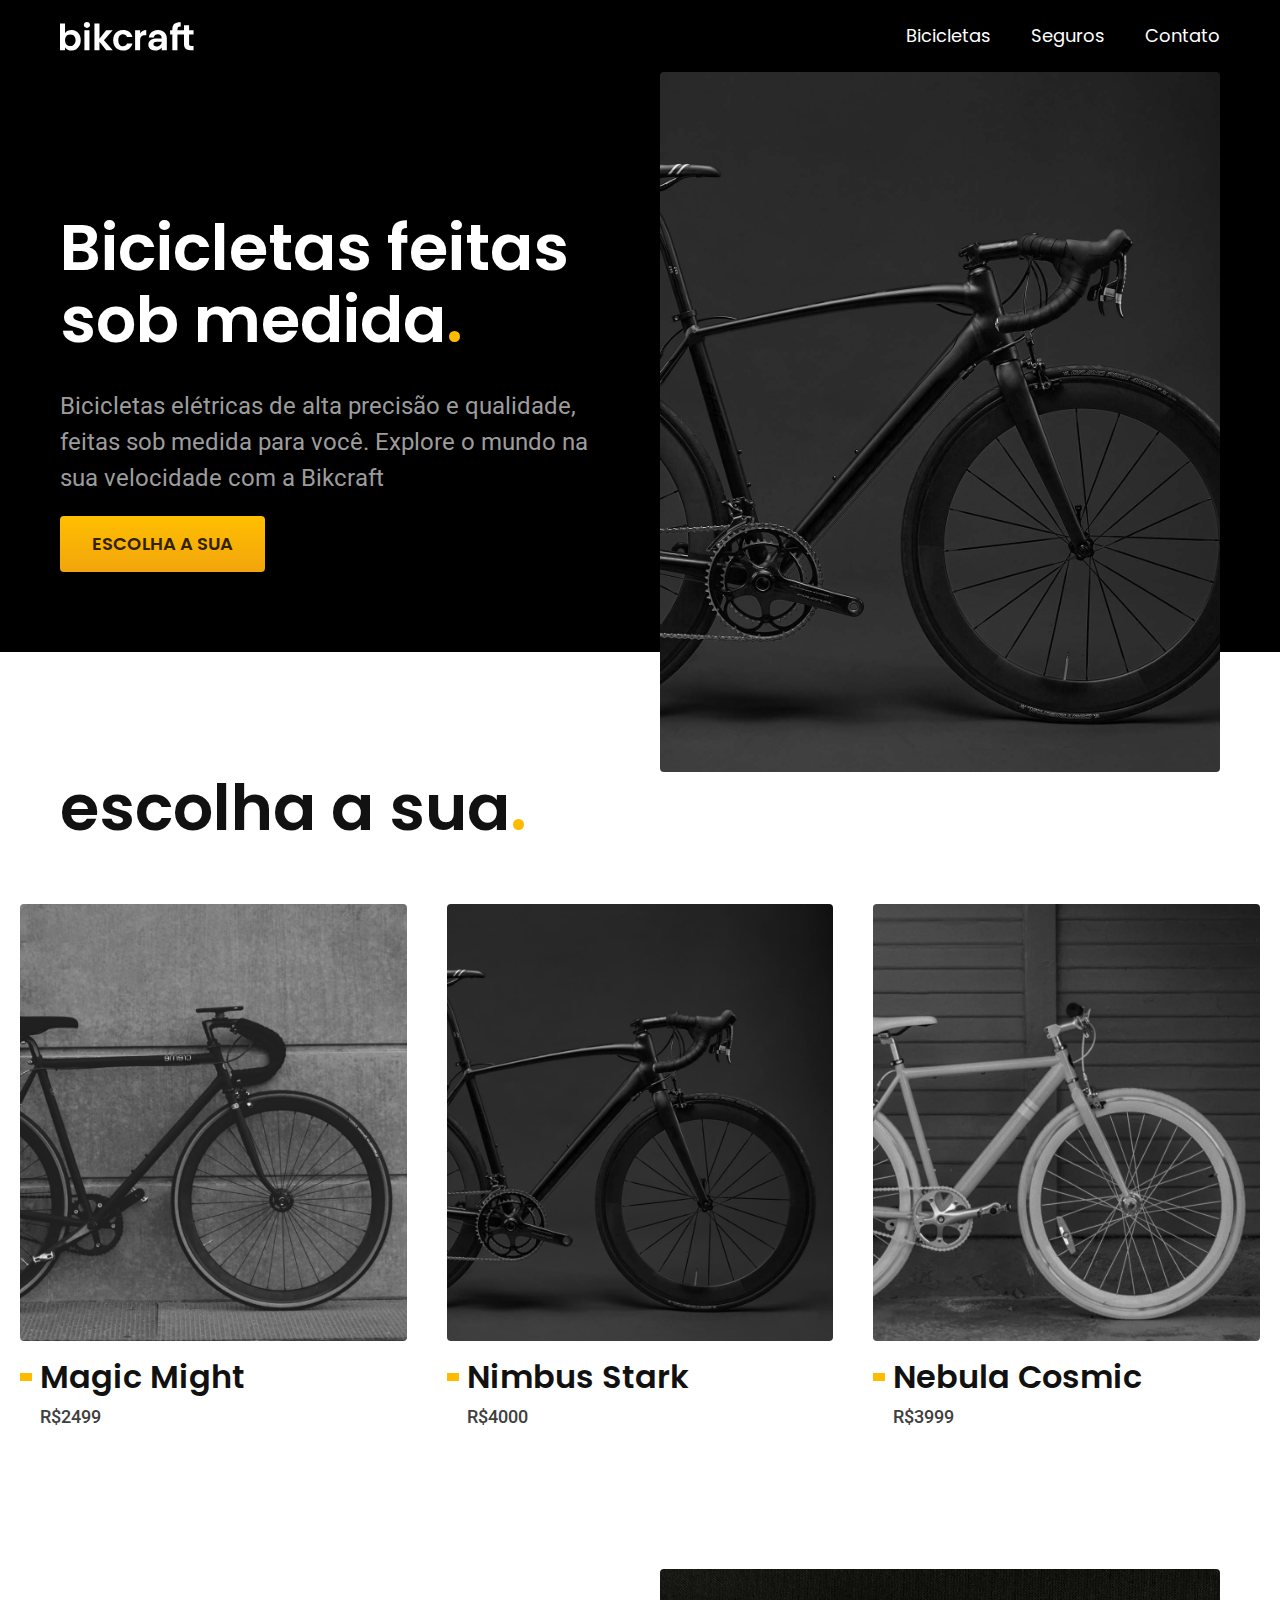
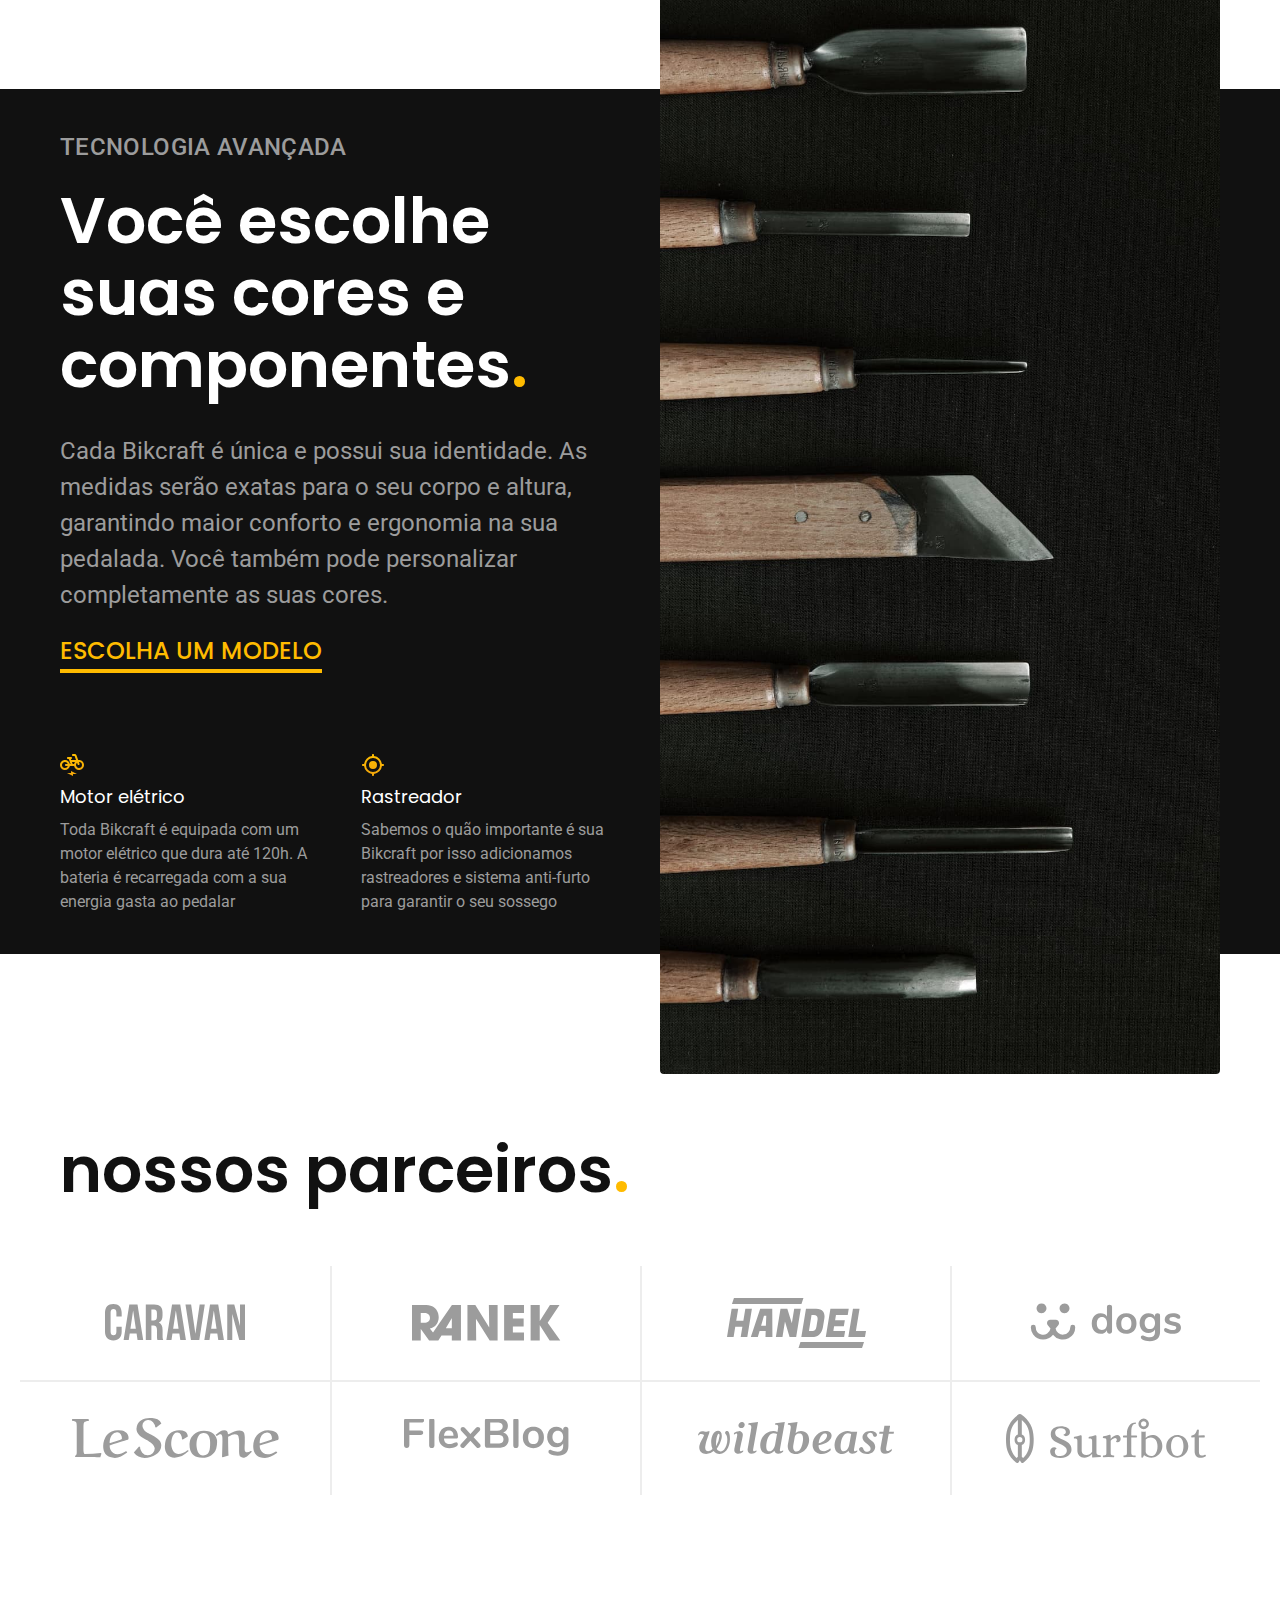
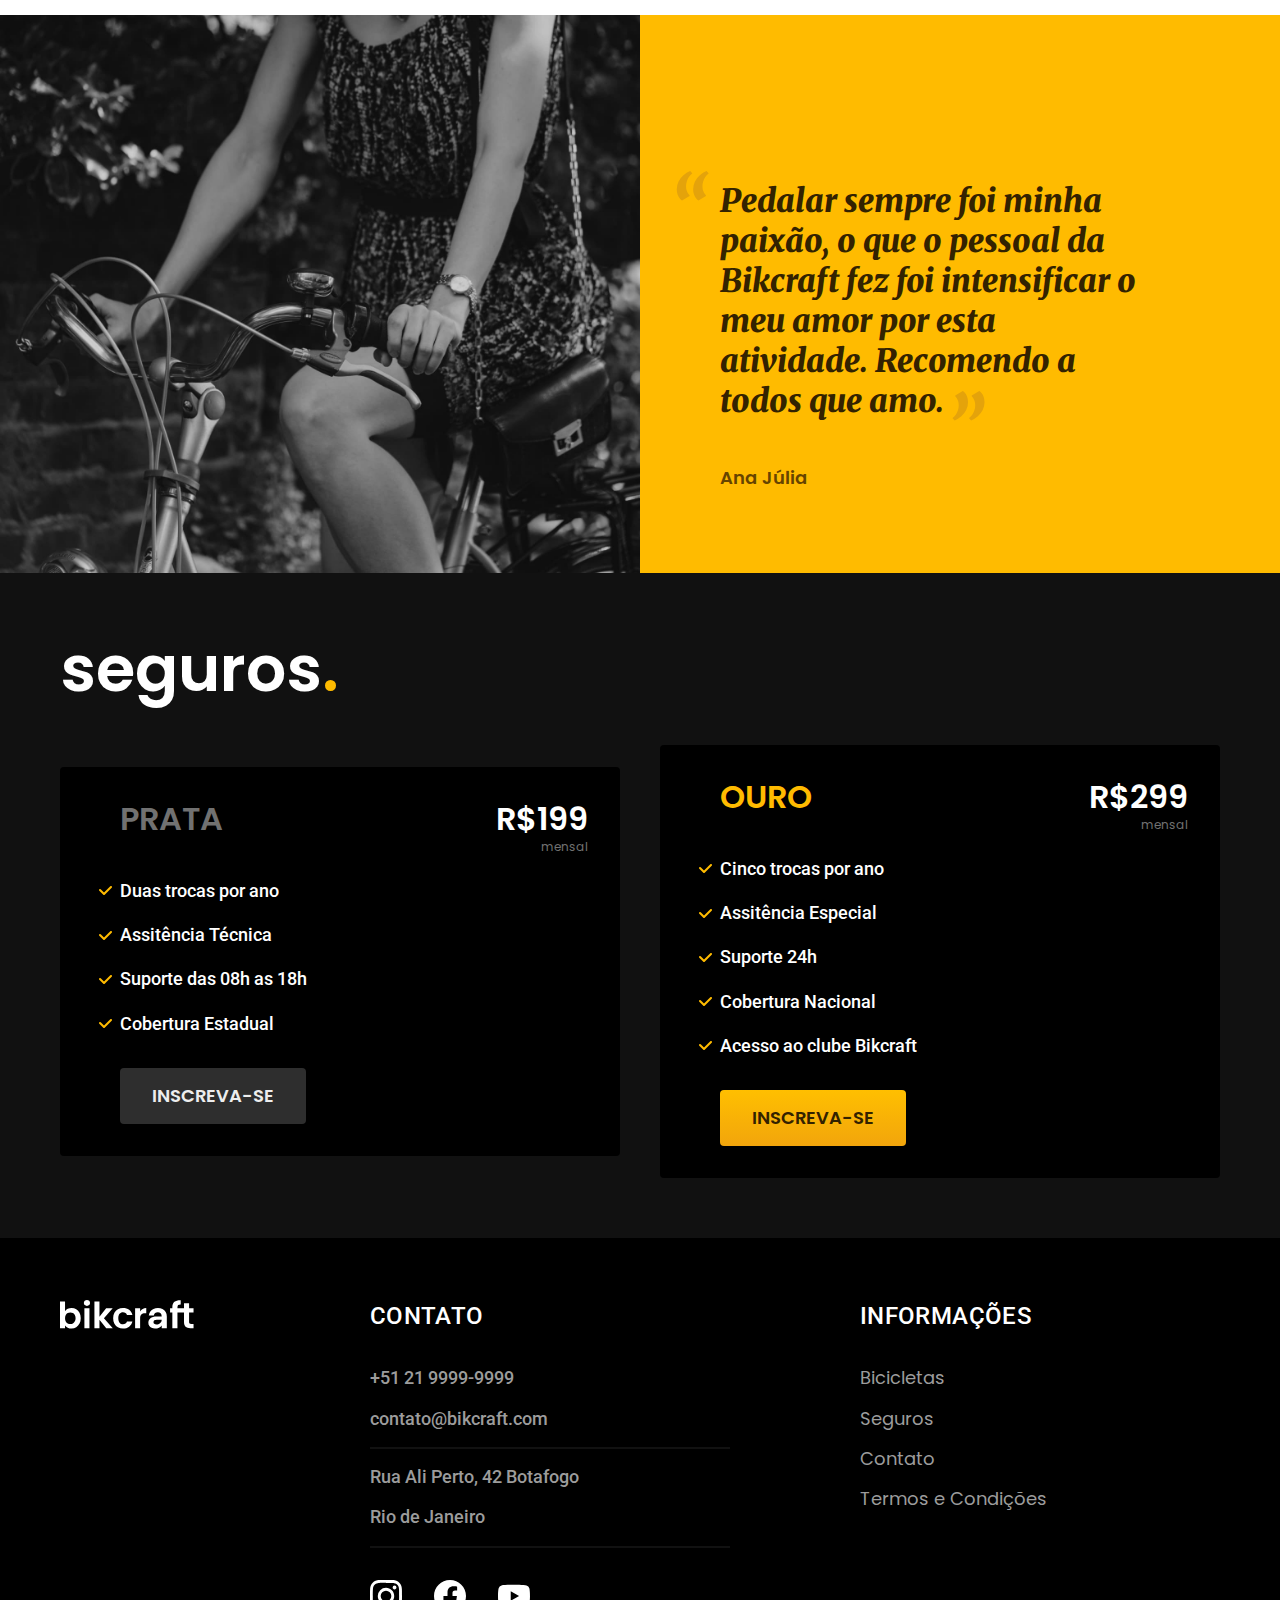
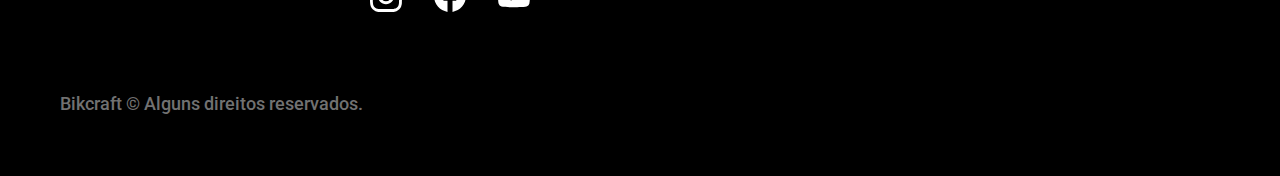
<file: index.html>
<!DOCTYPE html>
<html lang="pt-br">

<head>
    <meta charset="UTF-8">
    <meta name="viewport" content="width=device-width, initial-scale=1.0">
    <meta name="description" content="Termos e Condições">
    <title>Termos e Condições | Bikcraft</title>
    <link rel="stylesheet" href="/css/style.css">
    <link rel="preconnect" href="https://fonts.googleapis.com">
    <link rel="preconnect" href="https://fonts.gstatic.com" crossorigin>
    <link href="https://fonts.googleapis.com/css2?family=Poppins:wght@400;600&family=Roboto:wght@400;500&display=swap"
        rel="stylesheet">
    <link
        href="https://fonts.googleapis.com/css2?family=Merriweather:ital,wght@1,900&family=Poppins:wght@400;600&family=Roboto:wght@400;500&display=swap"
        rel="stylesheet">
</head>

<body>
    <header class="header-bg">
        <div class="header container">
            <a href="./">
                <img src="./img/bikcraft.svg" alt="Bikcraft" aria-label="Bikcraft">
            </a>
            <nav aria-label="primaria">
                <ul class="header-menu font-1-m cor-0 ">
                    <li><a href="./bicicletas.html">Bicicletas</a></li>
                    <li><a href="./seguros.html">Seguros</a></li>
                    <li><a href="./contato.html">Contato</a></li>
                </ul>
            </nav>
        </div>
    </header>
    <main class="introducao-bg">
        <div class="introducao container">
            <div class=" introducao-conteudo">
                <h1 class="font-1-xxl cor-0">Bicicletas feitas sob medida<span class="cor-p1">.</span></h1>
                <p class="font-2-l cor-5">Bicicletas elétricas de alta precisão e qualidade, feitas sob medida
                    para você.
                    Explore o mundo na
                    sua
                    velocidade com a Bikcraft</p>
                <a class="botao" href="./bicicletas">Escolha a sua</a>
            </div>
            <div>
                <img src="./img/fotos/introducao.jpg" alt="Bicicleta elétrica preta">
            </div>
        </div>
    </main>
    <h2 class="container font-1-xxl">escolha a sua<span class="cor-p1">.</span></h2>
    <article class="bicicletas-lista">
        <ul>
            <li>
                <a href="./bicicletas/magic.html">
                    <img src="./img/bicicletas/magic-home.jpg" alt="Bicicleta Preta">
                    <h3 class="font-1-xl">Magic Might</h3>
                    <span class="font-2-m cor-8">R$2499</span>
                </a>
            </li>
            <li>
                <a href="./bicicletas/nimbus.html">
                    <img src="./img/bicicletas/nimbus-home.jpg" alt="Nimbus Stark">
                    <h3 class="font-1-xl">Nimbus Stark</h3>
                    <span class="font-2-m cor-8">R$4000</span>
                </a>
            </li>
            <li>
                <a href="./bicicletas/nebula.html">
                    <img src="./img/bicicletas/nebula-home.jpg" alt="Nebula Cosmic">
                    <h3 class="font-1-xl">Nebula Cosmic</h3>
                    <span class="font-2-m cor-8">R$3999</span>
                </a>
            </li>
        </ul>
    </article>

    <article class="tecnologia-bg">
        <div class="tecnologia container">
            <div class="tecnologia-conteudo">
                <span class="font-2-l-b cor-5">Tecnologia Avançada</span>
                <h2 class="font-1-xxl cor-0">Você escolhe suas cores e componentes<span class="cor-p1">.</span></h2>
                <p class="font-2-l cor-5">Cada Bikcraft é única e possui sua identidade. As medidas serão exatas para o
                    seu
                    corpo e altura,
                    garantindo maior conforto e ergonomia na sua pedalada. Você também pode personalizar completamente
                    as suas cores.</p>
                <a class="link" href="./bicicletas.html">Escolha um modelo</a>
                <div class="tecnologia-vantagens">
                    <div>
                        <img src="./img/icones/eletrica.svg" alt="">
                        <h3 class="font-1-m cor-0">Motor elétrico</h3>
                        <p class="font-2-s cor-5">Toda Bikcraft é equipada com um motor elétrico que dura até 120h. A
                            bateria é recarregada com a
                            sua energia gasta ao pedalar</p>
                    </div>

                    <div>
                        <img src="./img/icones/rastreador.svg" alt="">
                        <h3 class="font-1-m cor-0">Rastreador</h3>
                        <p class="font-2-s cor-5">Sabemos o quão importante é sua Bikcraft por isso adicionamos
                            rastreadores
                            e sistema anti-furto para garantir o seu sossego</p>
                    </div>
                </div>
            </div>
            <div class="tecnologia-imagem">
                <img src="./img/fotos/tecnologia.jpg" alt="">
            </div>
        </div>
    </article>

    <section class="parceiros" arial-label="Nossos parceiros">
        <h2 class="container font-1-xxl">nossos parceiros<span class="cor-p1">.</span></h2>
        <ul>
            <li><img src="./img/parceiros/caravan.svg" alt="Caravan"></li>
            <li><img src="./img/parceiros/ranek.svg" alt="ranek"></li>
            <li><img src="./img/parceiros/handel.svg" alt="handel"></li>
            <li><img src="./img/parceiros/dogs.svg" alt="dogs"></li>
            <li><img src="./img/parceiros/lescone.svg" alt="lescone"></li>
            <li><img src="./img/parceiros/flexblog.svg" alt="flexblog"></li>
            <li><img src="./img/parceiros/wildbeast.svg" alt="wildbeast"></li>
            <li><img src="./img/parceiros/surfbot.svg" alt="surfbot"></li>
        </ul>
    </section>

    <section class="depoimento" aria-label="depoimento">
        <div>
            <img src="./img/fotos/depoimento.jpg" alt="Pessoa pedalando uma Bikcraft">
        </div>
        <div class="depoimento-conteudo">
            <blockquote class="font-1-xl cor-p5">
                <p>
                    Pedalar sempre foi minha paixão, o que o pessoal da Bikcraft fez foi intensificar o meu amor por
                    esta atividade. Recomendo a todos que amo.
                </p>
                <span class="font-1-m-b cor-p4">Ana Júlia</span>
            </blockquote>
        </div>
    </section>

    <article class="seguros-bg">
        <div class="seguros container">
            <h2 class="font-1-xxl cor-0">seguros<span class="cor-p1">.</span></h2>
            <div class="seguros-item">
                <h3 class="font-1-xl cor-6">PRATA</h3>
                <span class="font-1-xl cor-0">R$199 <span class="font-1-xs cor-6">mensal</span></span>
                <ul class="font-2-m cor-0">
                    <li>Duas trocas por ano</li>
                    <li>Assitência Técnica</li>
                    <li>Suporte das 08h as 18h</li>
                    <li>Cobertura Estadual</li>
                </ul>
                <a class="botao secundario" href="./orcamento.html">Inscreva-se</a>
            </div>

            <div class="seguros-item">
                <h3 class="font-1-xl cor-p1">OURO</h3>
                <span class="font-1-xl cor-0">R$299 <span class="font-1-xs cor-6">mensal</span></span>
                <ul class="font-2-m cor-0">
                    <li>Cinco trocas por ano</li>
                    <li>Assitência Especial</li>
                    <li>Suporte 24h</li>
                    <li>Cobertura Nacional</li>
                    <li>Acesso ao clube Bikcraft</li>
                </ul>
                <a class="botao" href="./orcamento.html">Inscreva-se</a>
            </div>
        </div>
    </article>
    <footer class="footer-bg">
        <div class="footer container">
            <img src="img/bikcraft.svg" alt="Bikcraft">
            <div class="footer-contato">
                <h3 class="font-2-l-b cor-0">Contato</h3>
                <ul class="font-2-m cor-5">
                    <li><a href="tel:+552199999999">+51 21 9999-9999</a></li>
                    <li><a href="mailto:contato@bikcraft.com">contato@bikcraft.com</a></li>
                    <li>Rua Ali Perto, 42 Botafogo</li>
                    <li>Rio de Janeiro</li>
                </ul>
                <div class="footer-redes">
                    <a href="./">
                        <img src="./img/redes/instagram.svg" alt="Instagram">
                    </a>
                    <a href="./">
                        <img src="./img/redes/facebook.svg" alt="Facebook">
                    </a>
                    <a href="./">
                        <img src="./img/redes/youtube.svg" alt="Youtube">
                    </a>
                </div>
            </div>
            <div class="footer-informacoes">
                <h3 class="font-2-l-b cor-0">Informações</h3>
                <nav>
                    <ul class="font-1-m cor-5">
                        <li><a href="./bicicletas.html">Bicicletas</a></li>
                        <li><a href="./seguros.html">Seguros</a></li>
                        <li><a href="./contato.html">Contato</a></li>
                        <li><a href="./termos.html">Termos e Condições</a></li>
                    </ul>
                </nav>
            </div>
            <p class="footer-copy font-2-m cor-6">Bikcraft © Alguns direitos reservados.</p>
        </div>
    </footer>
</body>

</html>
</file>
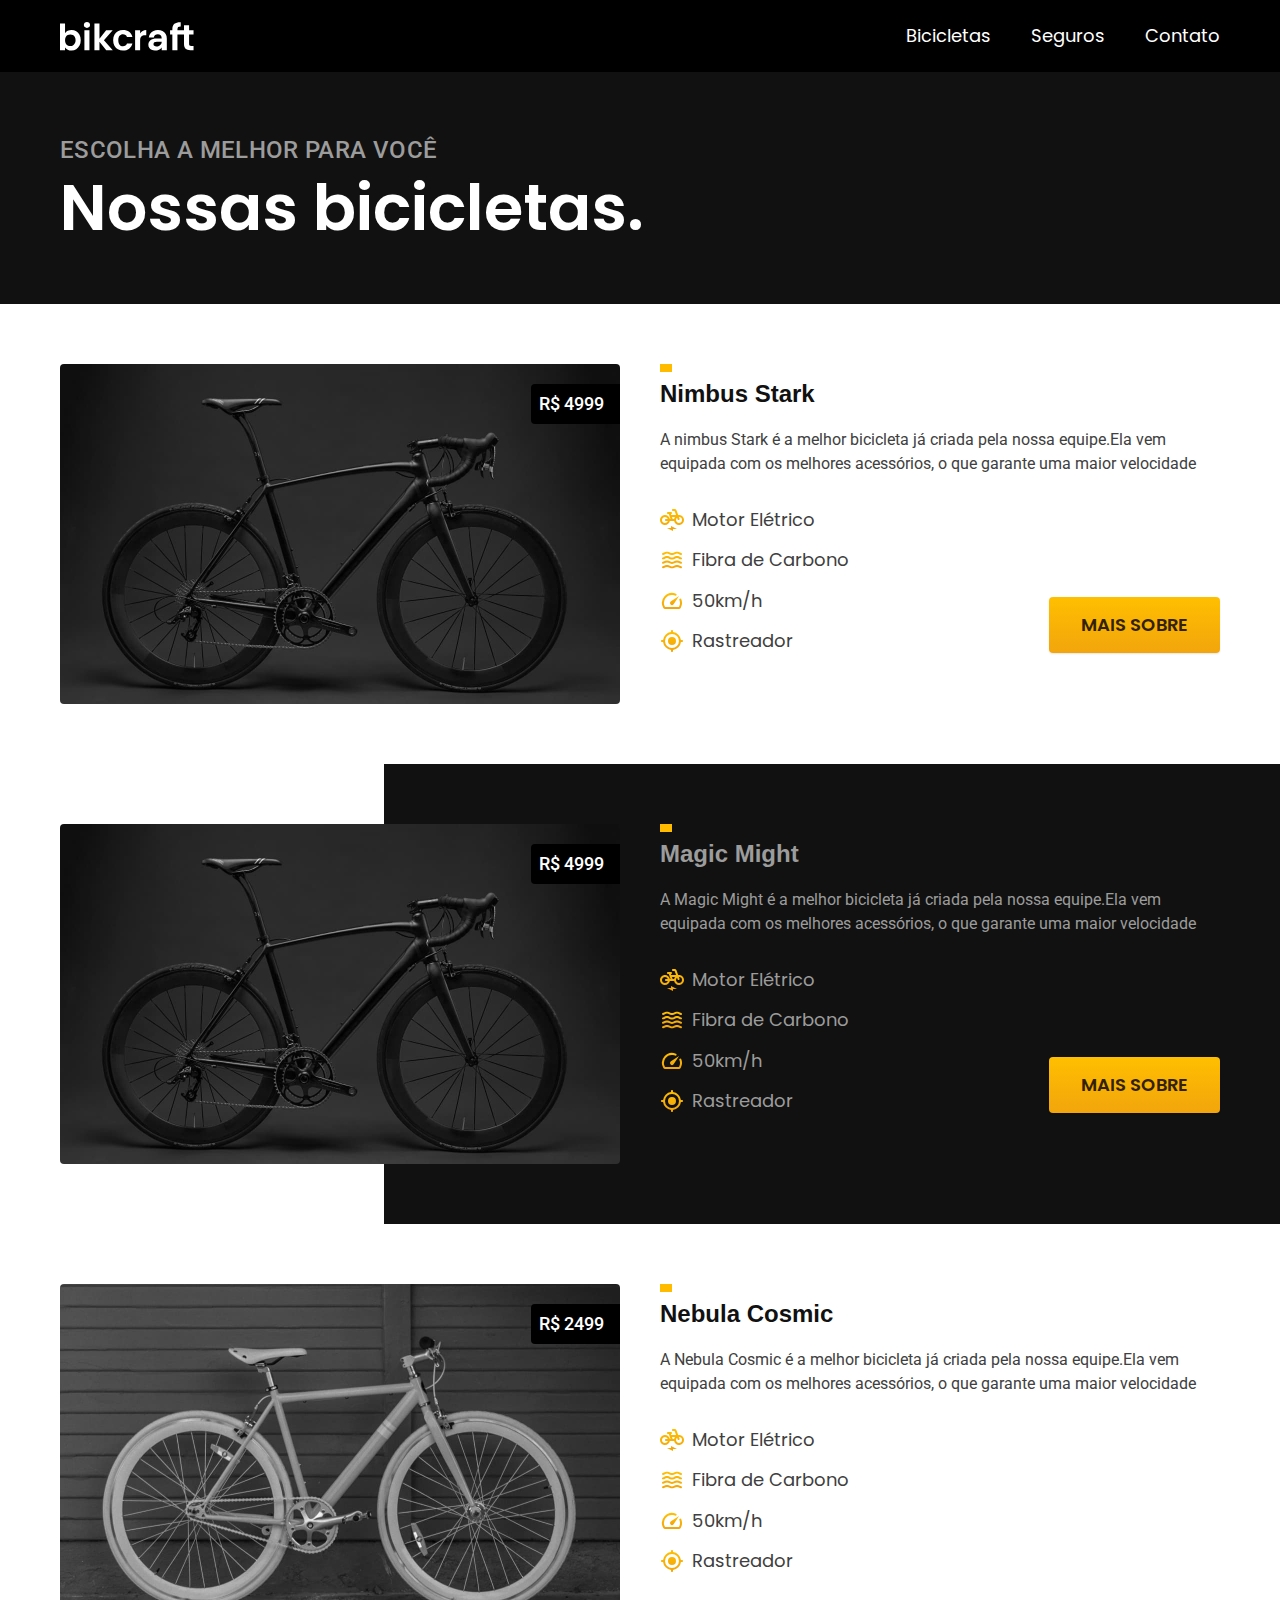
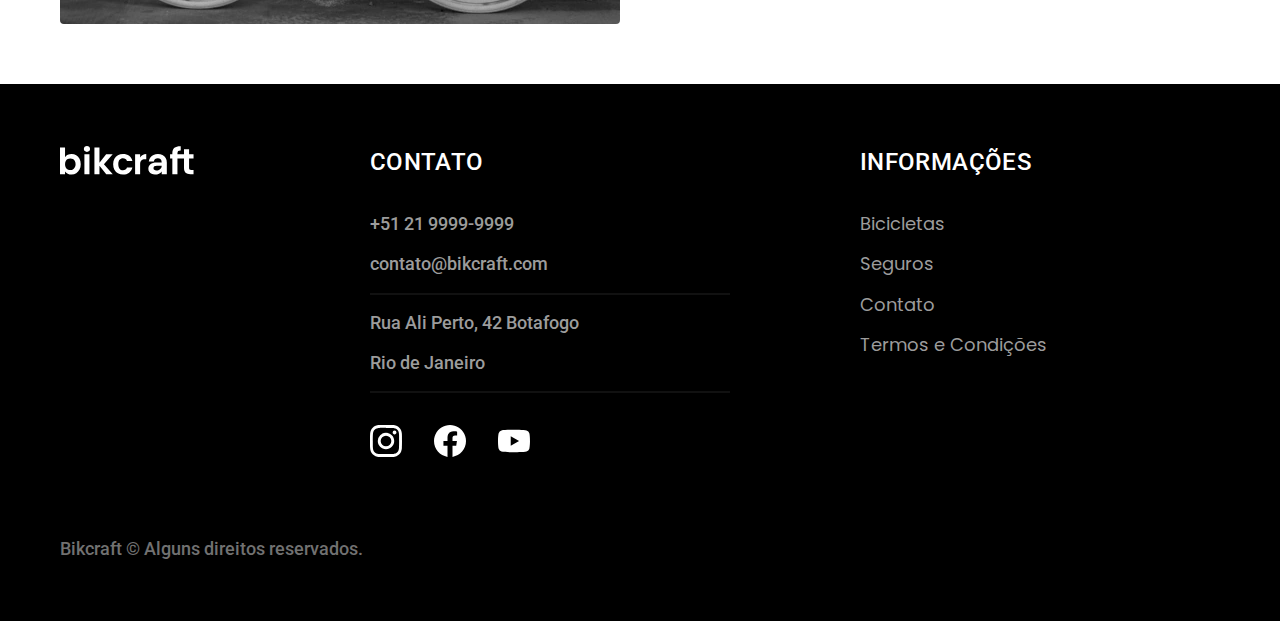
<file: bicicletas.html>
<!DOCTYPE html>
<html lang="pt-br">

<head>
    <meta charset="UTF-8">
    <meta name="viewport" content="width=device-width, initial-scale=1.0">
    <meta name="description"
        content="Bicicletas elétricas de alta precisão e qualidade, feitas sob medida para o cliente. Explore o mundo na sua velocidade com a Bikcraft.">
    <title>Bicicletas | Bikcraft</title>
    <link rel="stylesheet" href="/css/style.css">
    <link rel="preconnect" href="https://fonts.googleapis.com">
    <link rel="preconnect" href="https://fonts.gstatic.com" crossorigin>
    <link href="https://fonts.googleapis.com/css2?family=Poppins:wght@400;600&family=Roboto:wght@400;500&display=swap"
        rel="stylesheet">
    <link
        href="https://fonts.googleapis.com/css2?family=Merriweather:ital,wght@1,900&family=Poppins:wght@400;600&family=Roboto:wght@400;500&display=swap"
        rel="stylesheet">
</head>

<body id="bicicletas">
    <header class="header-bg">
        <div class="header container">
            <a href="./">
                <img src="./img/bikcraft.svg" alt="Bikcraft" aria-label="Bikcraft">
            </a>
            <nav aria-label="primaria">
                <ul class="header-menu font-1-m cor-0 ">
                    <li><a href="./bicicletas.html">Bicicletas</a></li>
                    <li><a href="./seguros.html">Seguros</a></li>
                    <li><a href="./contato.html">Contato</a></li>
                </ul>
            </nav>
        </div>
    </header>

    <main>
        <div class="titulo-bg">
            <div class="titulo container">
                <p class="font-2-l-b cor-5">Escolha a melhor para você</p>
                <h1 class="font-1-xxl cor-0">Nossas bicicletas<span class="cor p1">.</span></h1>
            </div>
        </div>

        <div class="bicicletas container">
            <div class="bicicletas-imagem">
                <img src="./img/bicicletas/nimbus.jpg" alt="Bike Preta">
                <span class="font-2-m cor-0">R$ 4999</span>
            </div>
            <div class="bicicletas-conteudo">
                <h2 class="font-1-x-l">Nimbus Stark</h2>
                <p class="font-2-s cor-8">A nimbus Stark é a melhor bicicleta já criada pela nossa equipe.Ela vem
                    equipada com os melhores
                    acessórios, o que garante uma maior velocidade</p>
                <ul class="font-1-m cor-8">
                    <li>
                        <img src="./img/icones/eletrica.svg" alt="">
                        Motor Elétrico
                    </li>
                    <li>
                        <img src="./img/icones/carbono.svg" alt="">
                        Fibra de Carbono
                    </li>
                    <li>
                        <img src="./img/icones/velocidade.svg" alt="">
                        50km/h
                    </li>
                    <li>
                        <img src="./img/icones/rastreador.svg" alt="">
                        Rastreador
                    </li>
                </ul>
                <a class="botao seta" href="./bicicletas/nimbus.html">Mais Sobre</a>
            </div>
        </div>

        <div class="bicicletas-bg">
            <div class="bicicletas container">
                <div class="bicicletas-imagem">
                    <img src="./img/bicicletas/nimbus.jpg" alt="Bike Preta">
                    <span class="font-2-m cor-0">R$ 4999</span>
                </div>
                <div class="bicicletas-conteudo">
                    <h2 class="font-1-x-l cor-5">Magic Might</h2>
                    <p class="font-2-s cor-5">A Magic Might é a melhor bicicleta já criada pela nossa equipe.Ela vem
                        equipada com os melhores
                        acessórios, o que garante uma maior velocidade</p>
                    <ul class="font-1-m cor-5">
                        <li>
                            <img src="./img/icones/eletrica.svg" alt="">
                            Motor Elétrico
                        </li>
                        <li>
                            <img src="./img/icones/carbono.svg" alt="">
                            Fibra de Carbono
                        </li>
                        <li>
                            <img src="./img/icones/velocidade.svg" alt="">
                            50km/h
                        </li>
                        <li>
                            <img src="./img/icones/rastreador.svg" alt="">
                            Rastreador
                        </li>
                    </ul>
                    <a class="botao seta" href="./bicicletas/nimbus.html">Mais Sobre</a>
                </div>
            </div>
        </div>


        <div class="bicicletas container">
            <div class="bicicletas-imagem">
                <img src="./img/bicicletas/nebula.jpg" alt="Bike Preta">
                <span class="font-2-m cor-0">R$ 2499</span>
            </div>
            <div class="bicicletas-conteudo">
                <h2 class="font-1-x-l">Nebula Cosmic</h2>
                <p class="font-2-s cor-8">A Nebula Cosmic é a melhor bicicleta já criada pela nossa equipe.Ela vem
                    equipada com os melhores acessórios, o que garante uma maior velocidade</p>

                <ul class="font-1-m cor-8">
                    <li>
                        <img src="./img/icones/eletrica.svg" alt="">
                        Motor Elétrico
                    </li>
                    <li>
                        <img src="./img/icones/carbono.svg" alt="">
                        Fibra de Carbono
                    </li>
                    <li>
                        <img src="./img/icones/velocidade.svg" alt="">
                        50km/h
                    </li>
                    <li>
                        <img src="./img/icones/rastreador.svg" alt="">
                        Rastreador
                    </li>
                </ul>
                <a class="" href="./bicicletas/nebula.html"></a>
            </div>
        </div>

    </main>



    <footer class="footer-bg">
        <div class="footer container">
            <img src="img/bikcraft.svg" alt="Bikcraft">
            <div class="footer-contato">
                <h3 class="font-2-l-b cor-0">Contato</h3>
                <ul class="font-2-m cor-5">
                    <li><a href="tel:+552199999999">+51 21 9999-9999</a></li>
                    <li><a href="mailto:contato@bikcraft.com">contato@bikcraft.com</a></li>
                    <li>Rua Ali Perto, 42 Botafogo</li>
                    <li>Rio de Janeiro</li>
                </ul>
                <div class="footer-redes">
                    <a href="./">
                        <img src="./img/redes/instagram.svg" alt="Instagram">
                    </a>
                    <a href="./">
                        <img src="./img/redes/facebook.svg" alt="Facebook">
                    </a>
                    <a href="./">
                        <img src="./img/redes/youtube.svg" alt="Youtube">
                    </a>
                </div>
            </div>
            <div class="footer-informacoes">
                <h3 class="font-2-l-b cor-0">Informações</h3>
                <nav>
                    <ul class="font-1-m cor-5">
                        <li><a href="./bicicletas.html">Bicicletas</a></li>
                        <li><a href="./seguros.html">Seguros</a></li>
                        <li><a href="./contato/html">Contato</a></li>
                        <li><a href="./termos.html">Termos e Condições</a></li>
                    </ul>
                </nav>
            </div>
            <p class="footer-copy font-2-m cor-6">Bikcraft © Alguns direitos reservados.</p>
        </div>
    </footer>
</body>

</html>
</file>
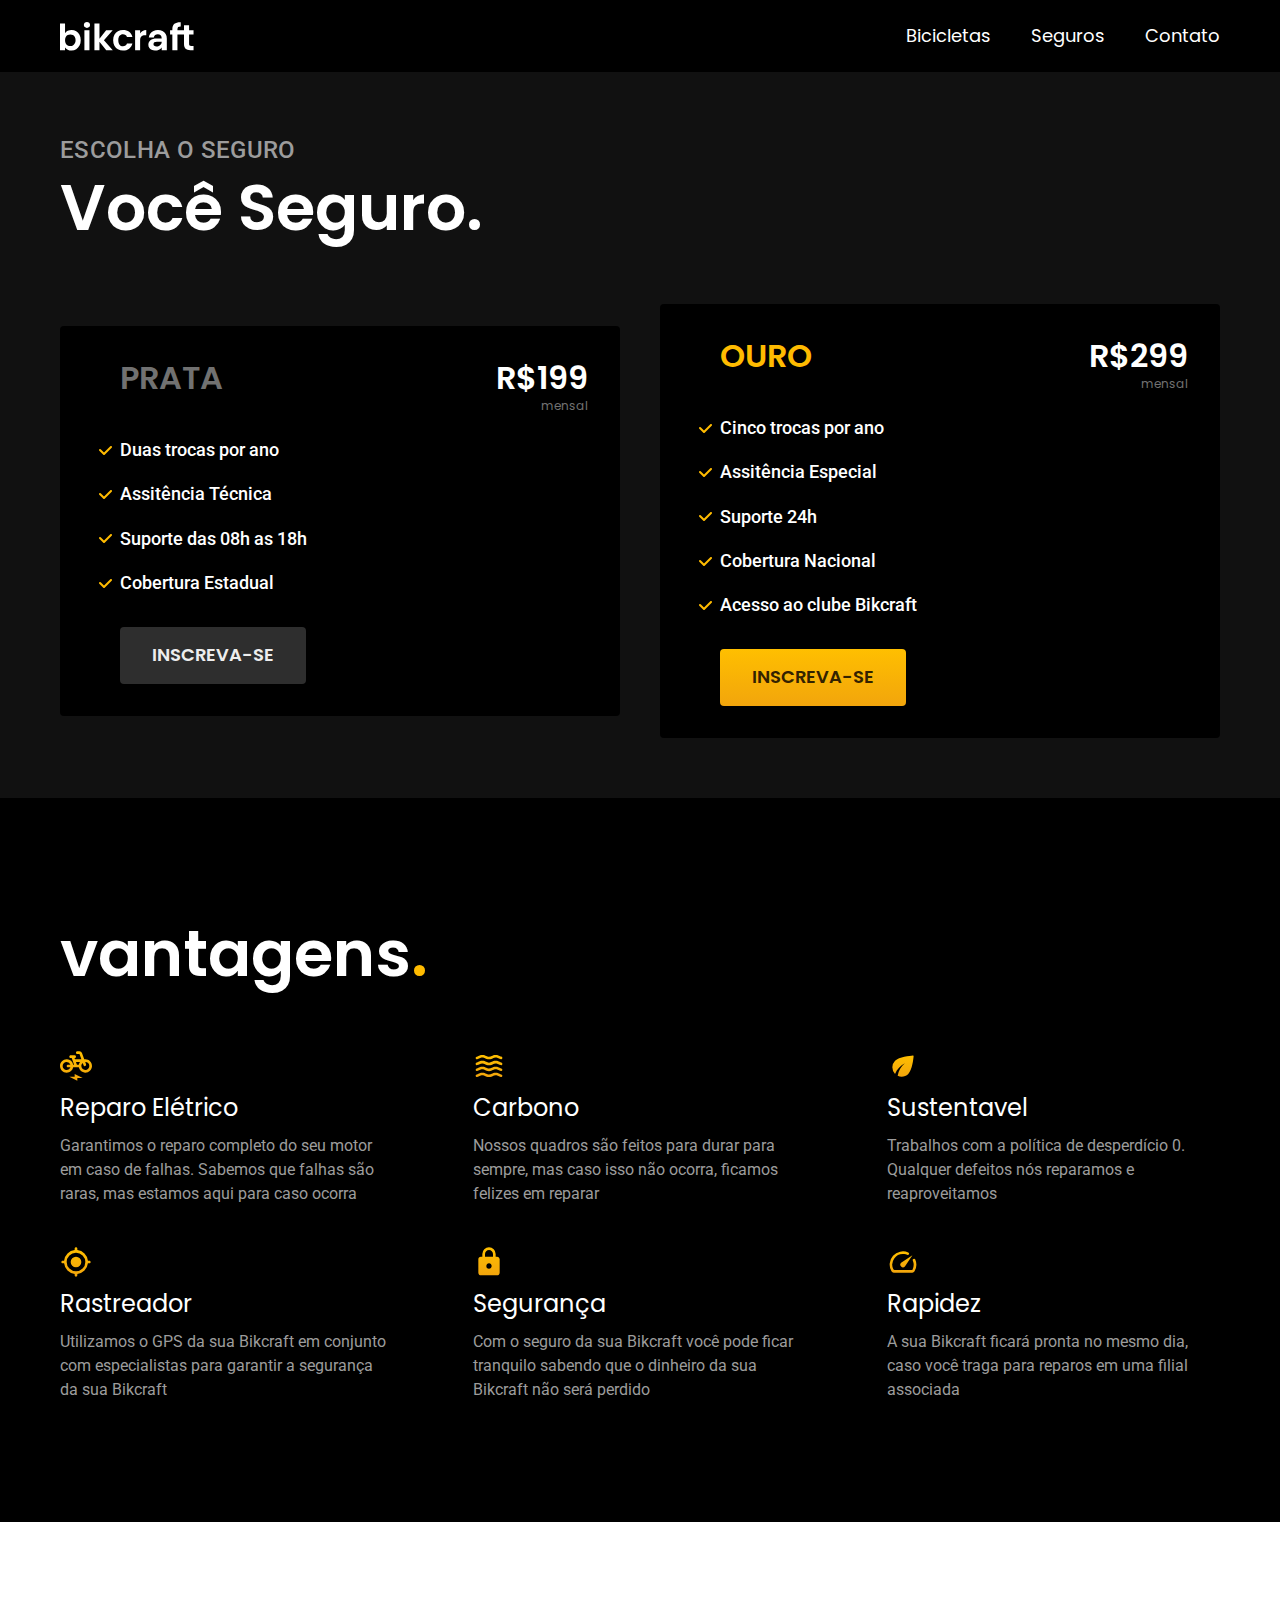
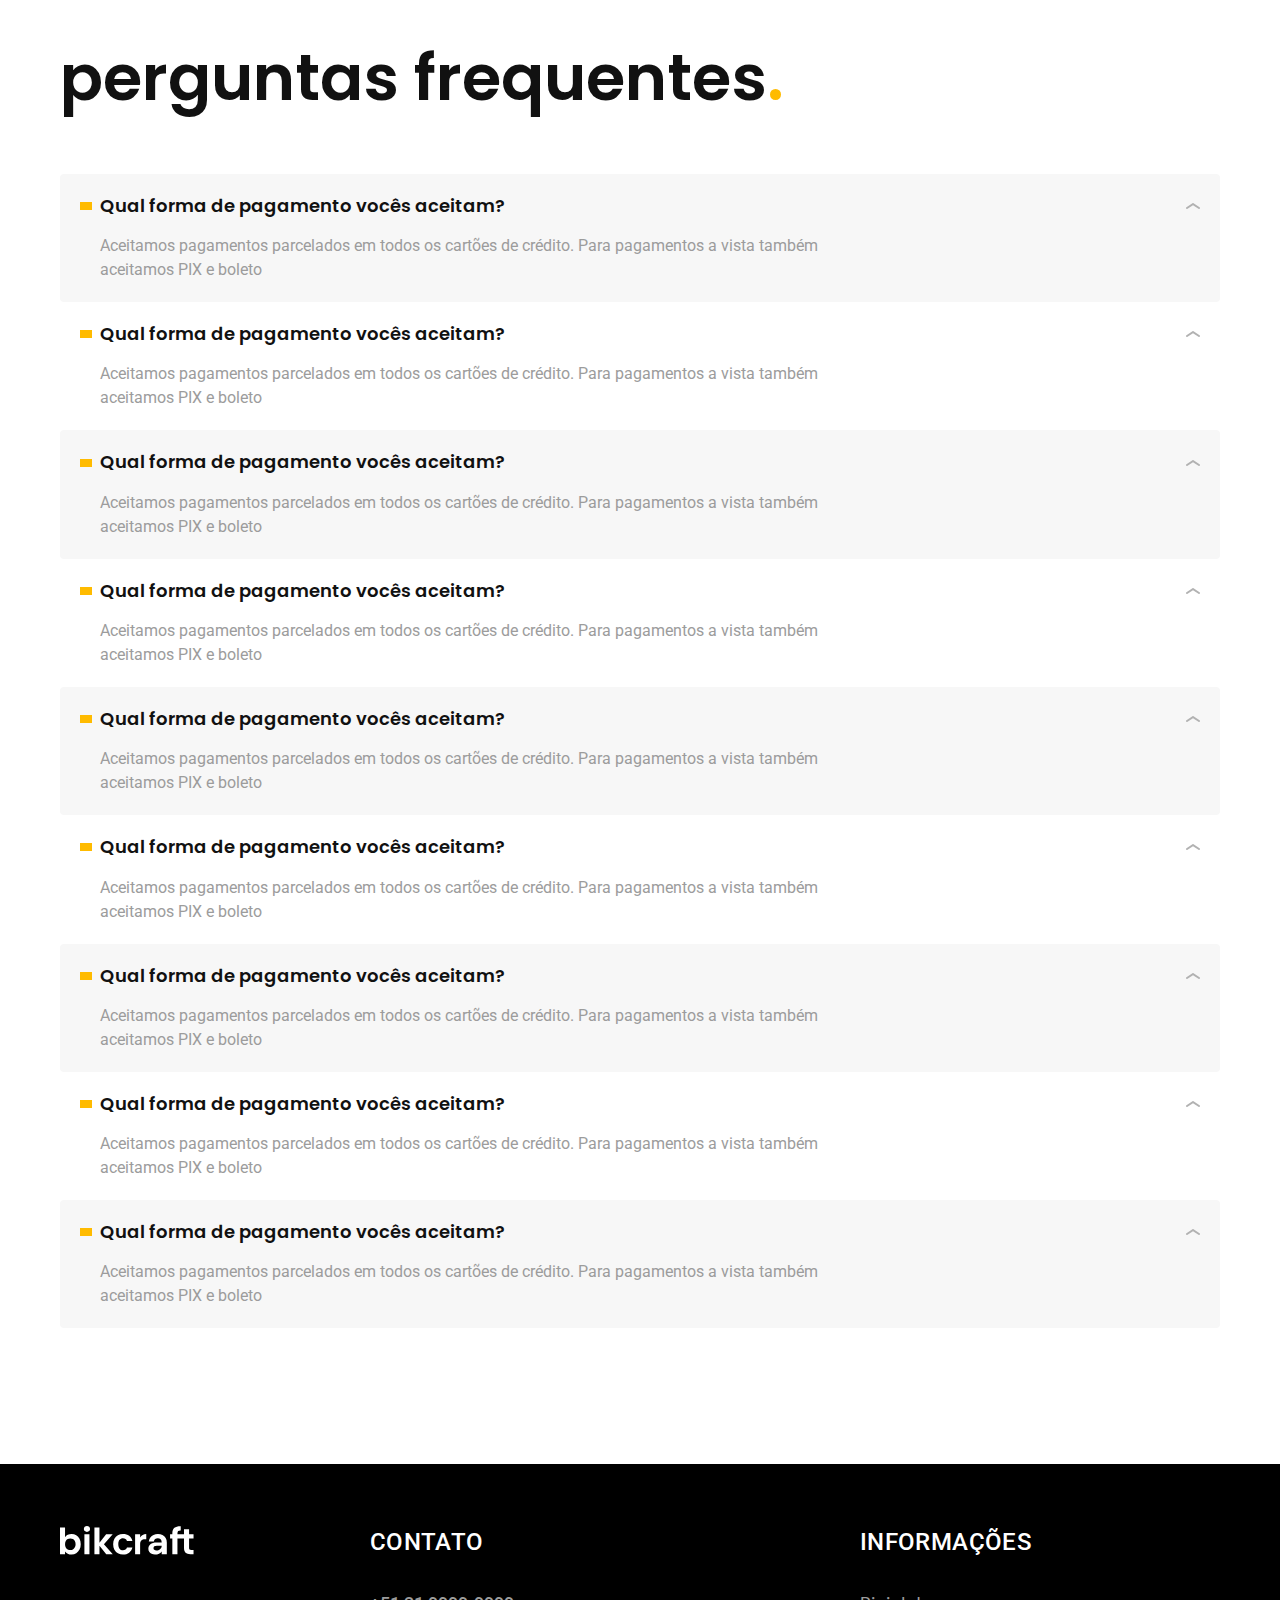
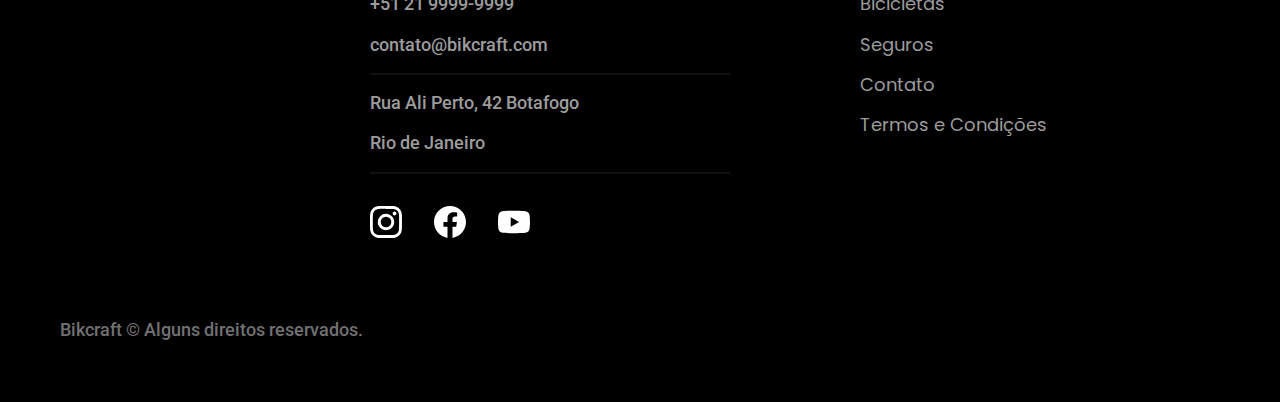
<file: seguros.html>
<!DOCTYPE html>
<html lang="pt-br">

<head>
    <meta charset="UTF-8">
    <meta name="viewport" content="width=device-width, initial-scale=1.0">
    <meta name="description"
        content="Bicicletas elétricas de alta precisão e qualidade, feitas sob medida para o cliente. Explore o mundo na sua velocidade com a Bikcraft.">
    <title>Seguros - Bikcraft</title>
    <link rel="stylesheet" href="/css/style.css">
    <link rel="preconnect" href="https://fonts.googleapis.com">
    <link rel="preconnect" href="https://fonts.gstatic.com" crossorigin>
    <link href="https://fonts.googleapis.com/css2?family=Poppins:wght@400;600&family=Roboto:wght@400;500&display=swap"
        rel="stylesheet">
    <link
        href="https://fonts.googleapis.com/css2?family=Merriweather:ital,wght@1,900&family=Poppins:wght@400;600&family=Roboto:wght@400;500&display=swap"
        rel="stylesheet">
</head>

<body id="seguros">
    <header class="header-bg">
        <div class="header container">
            <a href="./">
                <img src="./img/bikcraft.svg" alt="Bikcraft" aria-label="Bikcraft">
            </a>
            <nav aria-label="primaria">
                <ul class="header-menu font-1-m cor-0 ">
                    <li><a href="./bicicletas.html">Bicicletas</a></li>
                    <li><a href="./seguros.html">Seguros</a></li>
                    <li><a href="./contato.html">Contato</a></li>
                </ul>
            </nav>
        </div>
    </header>

    <main class="seguros-bg">
        <div class="titulo-bg">
            <div class="titulo container">
                <p class="font-2-l-b cor-5">Escolha o Seguro</p>
                <h1 class="font-1-xxl cor-0">Você Seguro<span class="cor p1">.</span></h1>
            </div>
        </div>

        <div class="seguros container">
            <div class="seguros-item">
                <h3 class="font-1-xl cor-6">PRATA</h3>
                <span class="font-1-xl cor-0">R$199 <span class="font-1-xs cor-6">mensal</span></span>
                <ul class="font-2-m cor-0">
                    <li>Duas trocas por ano</li>
                    <li>Assitência Técnica</li>
                    <li>Suporte das 08h as 18h</li>
                    <li>Cobertura Estadual</li>
                </ul>
                <a class="botao secundario" href="./orcamento.html">Inscreva-se</a>
            </div>

            <div class="seguros-item">
                <h3 class="font-1-xl cor-p1">OURO</h3>
                <span class="font-1-xl cor-0">R$299 <span class="font-1-xs cor-6">mensal</span></span>
                <ul class="font-2-m cor-0">
                    <li>Cinco trocas por ano</li>
                    <li>Assitência Especial</li>
                    <li>Suporte 24h</li>
                    <li>Cobertura Nacional</li>
                    <li>Acesso ao clube Bikcraft</li>
                </ul>
                <a class="botao" href="./orcamento.html">Inscreva-se</a>
            </div>
        </div>
    </main>

    <article class="vantagens-bg">
        <div class="vantagens container">
            <h2 class="font-1-xxl cor-0"> vantagens<span class="cor-p1">.</span></h2>
            <ul>
                <li>
                    <img src="./img/icones/eletrica.svg" alt="">
                    <h3 class="font-1-l cor-0">Reparo Elétrico</h3>
                    <p class="font-2-s cor-5">Garantimos o reparo completo do seu motor em caso de falhas. Sabemos que
                        falhas são raras, mas estamos aqui para caso ocorra</p>
                </li>
                <li>
                    <img src="./img/icones/carbono.svg" alt="">
                    <h3 class="font-1-l cor-0">Carbono</h3>
                    <p class="font-2-s cor-5">Nossos quadros são feitos para durar para sempre, mas caso isso não
                        ocorra, ficamos felizes em reparar</p>
                </li>
                <li>
                    <img src="./img/icones/sustentavel.svg" alt="">
                    <h3 class="font-1-l cor-0">Sustentavel</h3>
                    <p class="font-2-s cor-5">Trabalhos com a política de desperdício 0. Qualquer defeitos nós reparamos
                        e reaproveitamos</p>
                </li>
                <li>
                    <img src="./img/icones/rastreador.svg" alt="">
                    <h3 class="font-1-l cor-0">Rastreador</h3>
                    <p class="font-2-s cor-5">Utilizamos o GPS da sua Bikcraft em conjunto com especialistas para
                        garantir a segurança da sua Bikcraft</p>
                </li>
                <li>
                    <img src="./img/icones/seguro.svg" alt="">
                    <h3 class="font-1-l cor-0">Segurança</h3>
                    <p class="font-2-s cor-5">Com o seguro da sua Bikcraft você pode ficar tranquilo sabendo que o
                        dinheiro da sua Bikcraft não será perdido</p>
                </li>
                <li>
                    <img src="./img/icones/velocidade.svg" alt="">
                    <h3 class="font-1-l cor-0">Rapidez</h3>
                    <p class="font-2-s cor-5">A sua Bikcraft ficará pronta no mesmo dia, caso você traga para reparos em
                        uma filial associada</p>
                </li>
            </ul>
        </div>
    </article>

    <article class="perguntas container">
        <h2 class="font-1-xxl"> perguntas frequentes<span class="cor-p1">.</span></h2>
        <dl>
            <div>
                <dt class="font-1-m-b">Qual forma de pagamento vocês aceitam?</dt>
                <dd class="font-2-s cor-9">Aceitamos pagamentos parcelados em todos os cartões de crédito. Para
                    pagamentos a vista também
                    aceitamos PIX e boleto</dd>
            </div>
            <div>
                <dt class="font-1-m-b">Qual forma de pagamento vocês aceitam?</dt>
                <dd class="font-2-s cor-9">Aceitamos pagamentos parcelados em todos os cartões de crédito. Para
                    pagamentos a vista também
                    aceitamos PIX e boleto</dd>
            </div>
            <div>
                <dt class="font-1-m-b">Qual forma de pagamento vocês aceitam?</dt>
                <dd class="font-2-s cor-9">Aceitamos pagamentos parcelados em todos os cartões de crédito. Para
                    pagamentos a vista também
                    aceitamos PIX e boleto</dd>
            </div>
            <div>
                <dt class="font-1-m-b">Qual forma de pagamento vocês aceitam?</dt>
                <dd class="font-2-s cor-9">Aceitamos pagamentos parcelados em todos os cartões de crédito. Para
                    pagamentos a vista também
                    aceitamos PIX e boleto</dd>
            </div>
            <div>
                <dt class="font-1-m-b">Qual forma de pagamento vocês aceitam?</dt>
                <dd class="font-2-s cor-9">Aceitamos pagamentos parcelados em todos os cartões de crédito. Para
                    pagamentos a vista também
                    aceitamos PIX e boleto</dd>
            </div>
            <div>
                <dt class="font-1-m-b">Qual forma de pagamento vocês aceitam?</dt>
                <dd class="font-2-s cor-9">Aceitamos pagamentos parcelados em todos os cartões de crédito. Para
                    pagamentos a vista também
                    aceitamos PIX e boleto</dd>
            </div>
            <div>
                <dt class="font-1-m-b">Qual forma de pagamento vocês aceitam?</dt>
                <dd class="font-2-s cor-9">Aceitamos pagamentos parcelados em todos os cartões de crédito. Para
                    pagamentos a vista também
                    aceitamos PIX e boleto</dd>
            </div>
            <div>
                <dt class="font-1-m-b">Qual forma de pagamento vocês aceitam?</dt>
                <dd class="font-2-s cor-9">Aceitamos pagamentos parcelados em todos os cartões de crédito. Para
                    pagamentos a vista também
                    aceitamos PIX e boleto</dd>
            </div>
            <div>
                <dt class="font-1-m-b">Qual forma de pagamento vocês aceitam?</dt>
                <dd class="font-2-s cor-9">Aceitamos pagamentos parcelados em todos os cartões de crédito. Para
                    pagamentos a vista também
                    aceitamos PIX e boleto</dd>
            </div>
        </dl>

    </article>

    <footer class="footer-bg">
        <div class="footer container">
            <img src="img/bikcraft.svg" alt="Bikcraft">
            <div class="footer-contato">
                <h3 class="font-2-l-b cor-0">Contato</h3>
                <ul class="font-2-m cor-5">
                    <li><a href="tel:+552199999999">+51 21 9999-9999</a></li>
                    <li><a href="mailto:contato@bikcraft.com">contato@bikcraft.com</a></li>
                    <li>Rua Ali Perto, 42 Botafogo</li>
                    <li>Rio de Janeiro</li>
                </ul>
                <div class="footer-redes">
                    <a href="./">
                        <img src="./img/redes/instagram.svg" alt="Instagram">
                    </a>
                    <a href="./">
                        <img src="./img/redes/facebook.svg" alt="Facebook">
                    </a>
                    <a href="./">
                        <img src="./img/redes/youtube.svg" alt="Youtube">
                    </a>
                </div>
            </div>
            <div class="footer-informacoes">
                <h3 class="font-2-l-b cor-0">Informações</h3>
                <nav>
                    <ul class="font-1-m cor-5">
                        <li><a href="./bicicletas.html">Bicicletas</a></li>
                        <li><a href="./seguros.html">Seguros</a></li>
                        <li><a href="./contato/html">Contato</a></li>
                        <li><a href="./termos.html">Termos e Condições</a></li>
                    </ul>
                </nav>
            </div>
            <p class="footer-copy font-2-m cor-6">Bikcraft © Alguns direitos reservados.</p>
        </div>
    </footer>
</body>

</html>
</file>
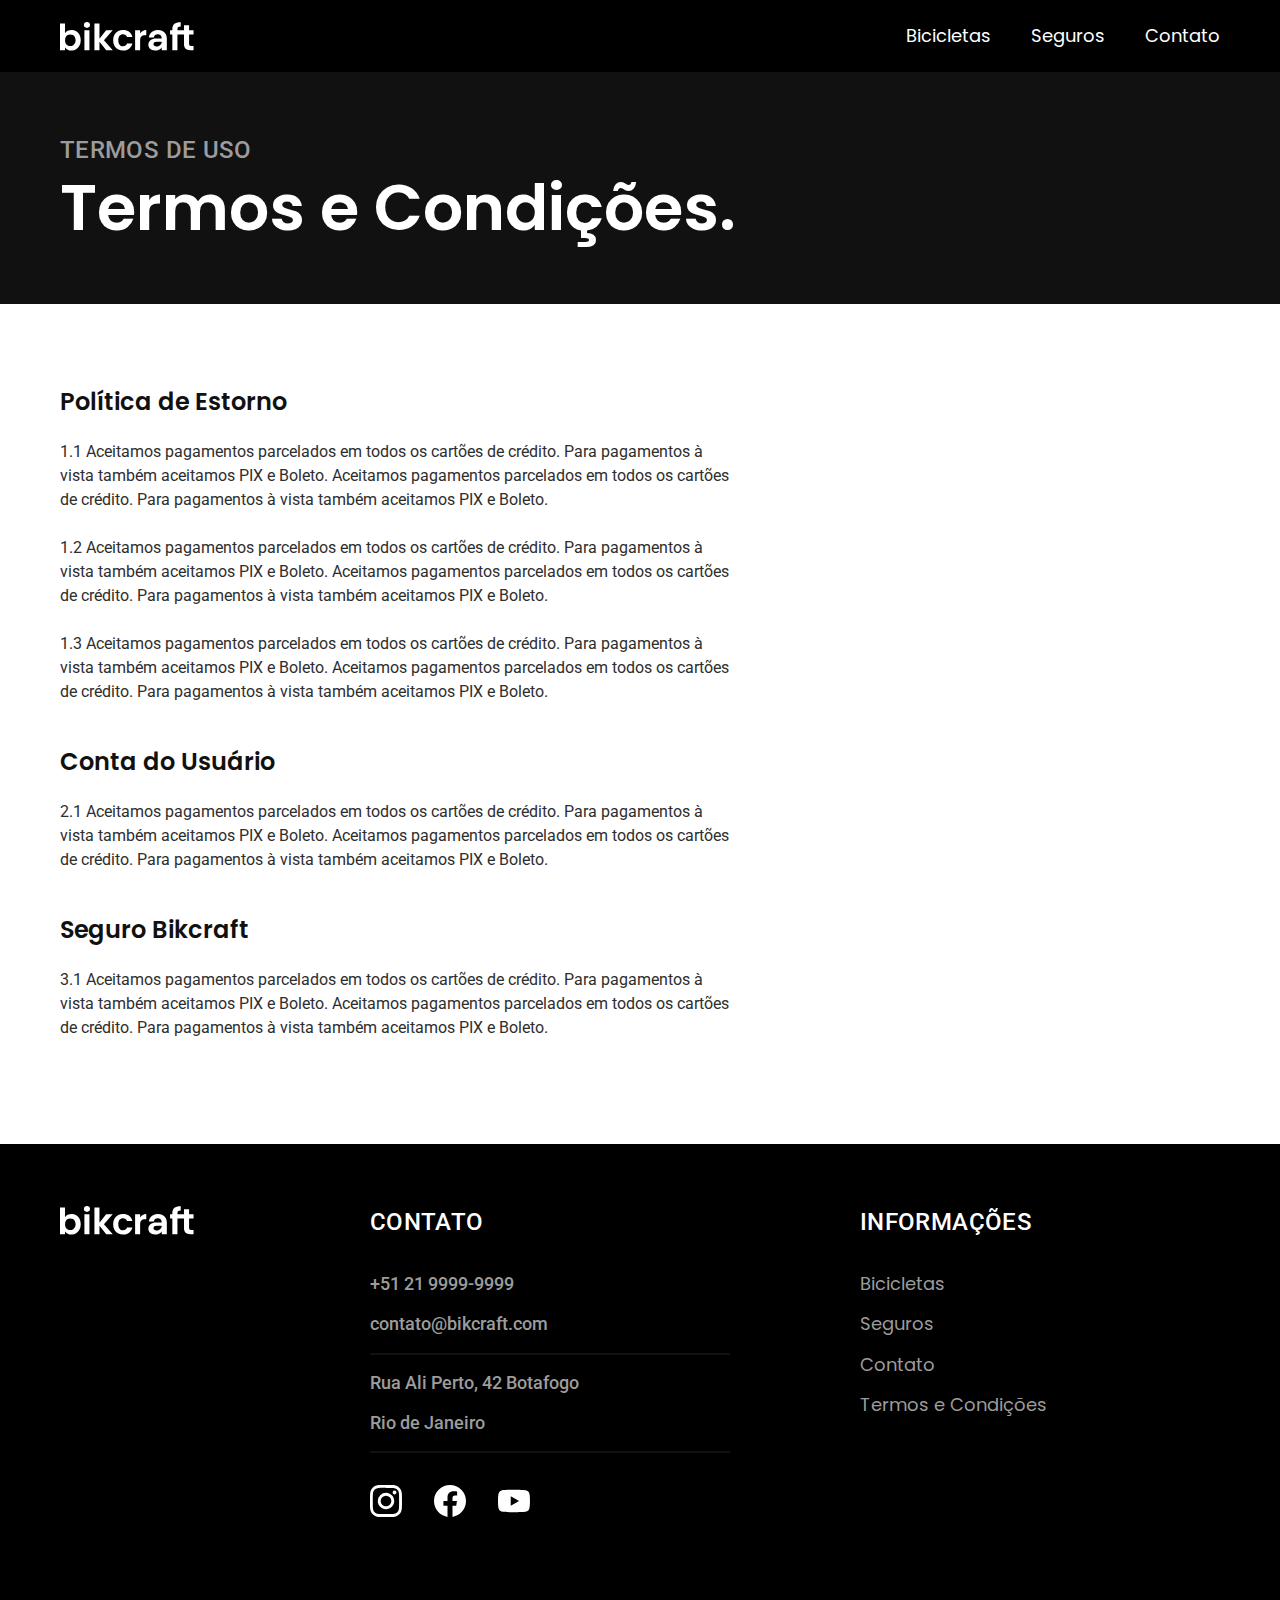
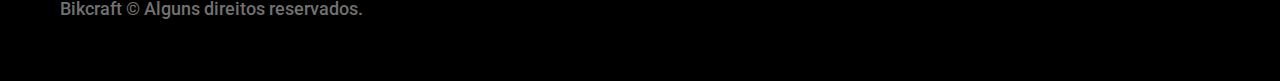
<file: termos.html>
<!DOCTYPE html>
<html lang="pt-br">

<head>
    <meta charset="UTF-8">
    <meta name="viewport" content="width=device-width, initial-scale=1.0">
    <meta name="description"
        content="Bicicletas elétricas de alta precisão e qualidade, feitas sob medida para o cliente. Explore o mundo na sua velocidade com a Bikcraft.">
    <title>Termos - Bikcraft</title>
    <link rel="stylesheet" href="/css/style.css">
    <link rel="preconnect" href="https://fonts.googleapis.com">
    <link rel="preconnect" href="https://fonts.gstatic.com" crossorigin>
    <link href="https://fonts.googleapis.com/css2?family=Poppins:wght@400;600&family=Roboto:wght@400;500&display=swap"
        rel="stylesheet">
    <link
        href="https://fonts.googleapis.com/css2?family=Merriweather:ital,wght@1,900&family=Poppins:wght@400;600&family=Roboto:wght@400;500&display=swap"
        rel="stylesheet">
</head>

<body id="termos">
    <header class="header-bg">
        <div class="header container">
            <a href="./">
                <img src="./img/bikcraft.svg" alt="Bikcraft" aria-label="Bikcraft">
            </a>
            <nav aria-label="primaria">
                <ul class="header-menu font-1-m cor-0 ">
                    <li><a href="./bicicletas.html">Bicicletas</a></li>
                    <li><a href="./seguros.html">Seguros</a></li>
                    <li><a href="./contato.html">Contato</a></li>
                </ul>
            </nav>
        </div>
    </header>

    <main>
        <div class="titulo-bg">
            <div class="titulo container">
                <p class="font-2-l-b cor-5">Termos de uso</p>
                <h1 class="font-1-xxl cor-0">Termos e Condições<span class="cor p1">.</span></h1>
            </div>
        </div>
        <div class="termos font-2-s cor-10 container">
            <h2 class="font-1-l cor-11">Política de Estorno</h2>
            <p>1.1 Aceitamos pagamentos parcelados em todos os cartões de crédito. Para pagamentos à vista também
                aceitamos PIX e Boleto. Aceitamos pagamentos parcelados em todos os cartões de crédito. Para pagamentos
                à vista também aceitamos PIX e Boleto.</p>
            <p>1.2 Aceitamos pagamentos parcelados em todos os cartões de crédito. Para pagamentos à vista também
                aceitamos PIX e Boleto. Aceitamos pagamentos parcelados em todos os cartões de crédito. Para pagamentos
                à vista também aceitamos PIX e Boleto.</p>
            <p>1.3 Aceitamos pagamentos parcelados em todos os cartões de crédito. Para pagamentos à vista também
                aceitamos PIX e Boleto. Aceitamos pagamentos parcelados em todos os cartões de crédito. Para pagamentos
                à vista também aceitamos PIX e Boleto.</p>

            <h2 class="font-1-l cor-11">Conta do Usuário</h2>
            <p>2.1 Aceitamos pagamentos parcelados em todos os cartões de crédito. Para pagamentos à vista também
                aceitamos PIX e Boleto. Aceitamos pagamentos parcelados em todos os cartões de crédito. Para pagamentos
                à vista também aceitamos PIX e Boleto.</p>

            <h2 class="font-1-l cor-11">Seguro Bikcraft</h2>
            <p>3.1 Aceitamos pagamentos parcelados em todos os cartões de crédito. Para pagamentos à vista também
                aceitamos PIX e Boleto. Aceitamos pagamentos parcelados em todos os cartões de crédito. Para pagamentos
                à vista também aceitamos PIX e Boleto.</p>
        </div>
    </main>



    <footer class="footer-bg">
        <div class="footer container">
            <img src="img/bikcraft.svg" alt="Bikcraft">
            <div class="footer-contato">
                <h3 class="font-2-l-b cor-0">Contato</h3>
                <ul class="font-2-m cor-5">
                    <li><a href="tel:+552199999999">+51 21 9999-9999</a></li>
                    <li><a href="mailto:contato@bikcraft.com">contato@bikcraft.com</a></li>
                    <li>Rua Ali Perto, 42 Botafogo</li>
                    <li>Rio de Janeiro</li>
                </ul>
                <div class="footer-redes">
                    <a href="./">
                        <img src="./img/redes/instagram.svg" alt="Instagram">
                    </a>
                    <a href="./">
                        <img src="./img/redes/facebook.svg" alt="Facebook">
                    </a>
                    <a href="./">
                        <img src="./img/redes/youtube.svg" alt="Youtube">
                    </a>
                </div>
            </div>
            <div class="footer-informacoes">
                <h3 class="font-2-l-b cor-0">Informações</h3>
                <nav>
                    <ul class="font-1-m cor-5">
                        <li><a href="./bicicletas.html">Bicicletas</a></li>
                        <li><a href="./seguros.html">Seguros</a></li>
                        <li><a href="./contato/html">Contato</a></li>
                        <li><a href="./termos.html">Termos e Condições</a></li>
                    </ul>
                </nav>
            </div>
            <p class="footer-copy font-2-m cor-6">Bikcraft © Alguns direitos reservados.</p>
        </div>
    </footer>
</body>

</html>
</file>
<file: css/style.css>
@import "./global/global.css";
@import "./global/header.css";

/*Utilidades*/
@import "./utilidades/componentes.css";
@import "./utilidades/cores.css";
@import "./utilidades/tipografia.css";

/*Cabeçalho*/
@import "./global/header.css";

/*Footer*/
@import "./global/footer.css";

/* Home */
@import "./home/introducao.css";

/*Bicicletas*/
@import "./bicicletas/bicicletas-lista.css";
@import "./bicicletas/bicicletas.css";

/*Tecnologia*/
@import "./home/tecnologia.css";

/*Parceiros*/
@import "./home/parceiros.css";

/*Depoimento*/
@import "./home/depoimento.css";

/*Seguros*/
@import "./seguros/seguros.css";
@import "./seguros/vantagens.css";
@import "./seguros/perguntas.css";

/*Termos*/
@import "./termos/termos.css";
</file>
